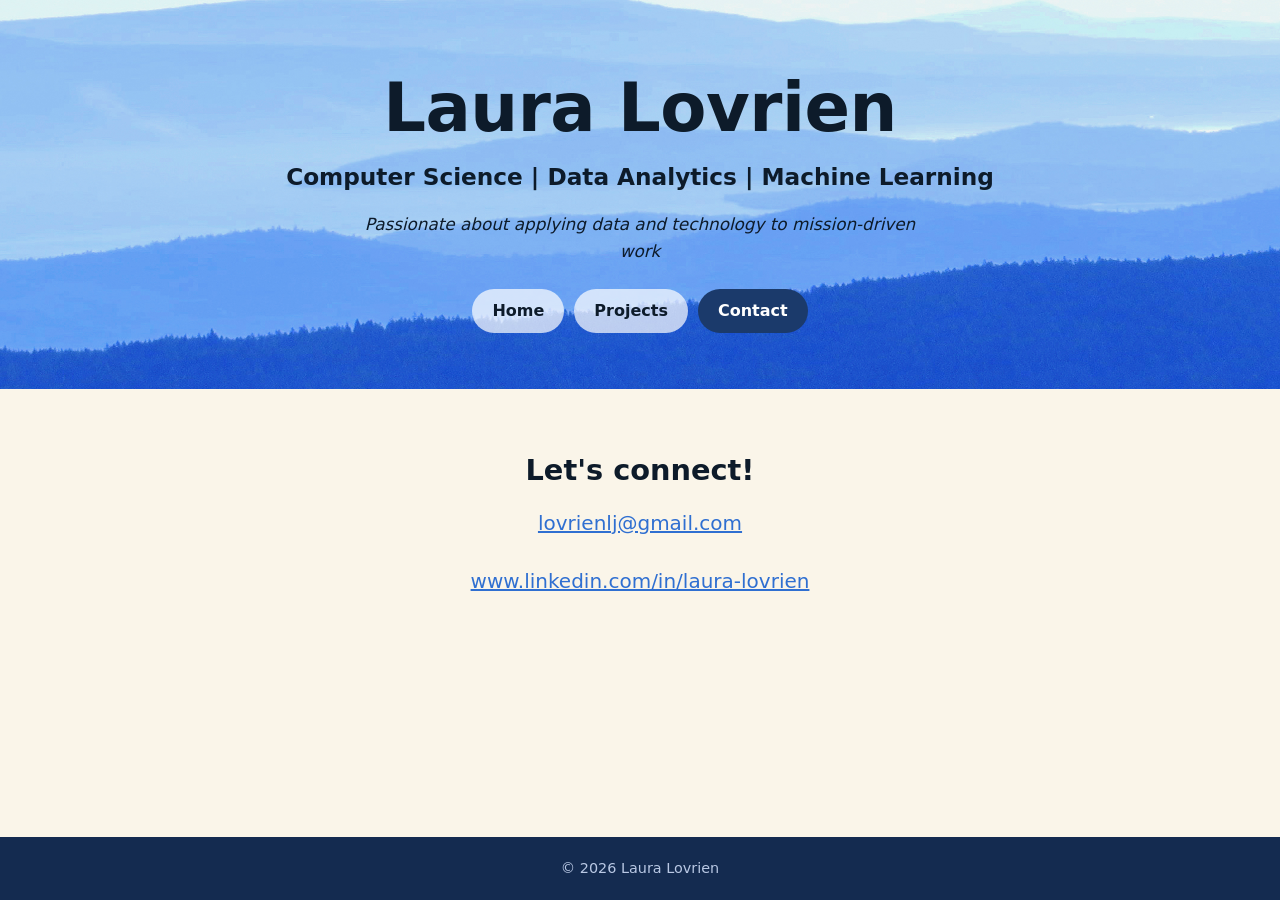
<file: contact.html>
<!DOCTYPE html>
<html lang="en">
<head>
  <meta charset="UTF-8">
  <meta name="viewport" content="width=device-width, initial-scale=1">
  <meta name="theme-color" content="#5b93ee">
  <title>Contact | Laura Lovrien</title>
  <meta name="description" content="Get in touch with Laura Lovrien about data analytics and machine learning roles.">
  <link rel="stylesheet" href="style.css">
</head>
<body>
  <a class="skip-link" href="#main">Skip to content</a>

  <header class="hero">
    <h1>Laura Lovrien</h1>
    <p class="roles">Computer Science | Data Analytics | Machine Learning</p>
    <p class="tagline">Passionate about applying data and technology to mission-driven work</p>

    <nav class="nav" aria-label="Main">
      <a href="index.html">Home</a>
      <a href="projects.html">Projects</a>
      <a href="contact.html" aria-current="page">Contact</a>
    </nav>
  </header>

  <main id="main">
    <section class="contact">
      <div class="wrap">
        <h2>Let's connect!</h2>
        <ul class="contact-list">
          <li><a href="mailto:lovrienlj@gmail.com">lovrienlj@gmail.com</a></li>
          <li><a href="https://www.linkedin.com/in/laura-lovrien" target="_blank" rel="noopener noreferrer">www.linkedin.com/in/laura-lovrien</a></li>
        </ul>
      </div>
    </section>
  </main>

  <footer>&copy; 2026 Laura Lovrien</footer>
</body>
</html>
</file>
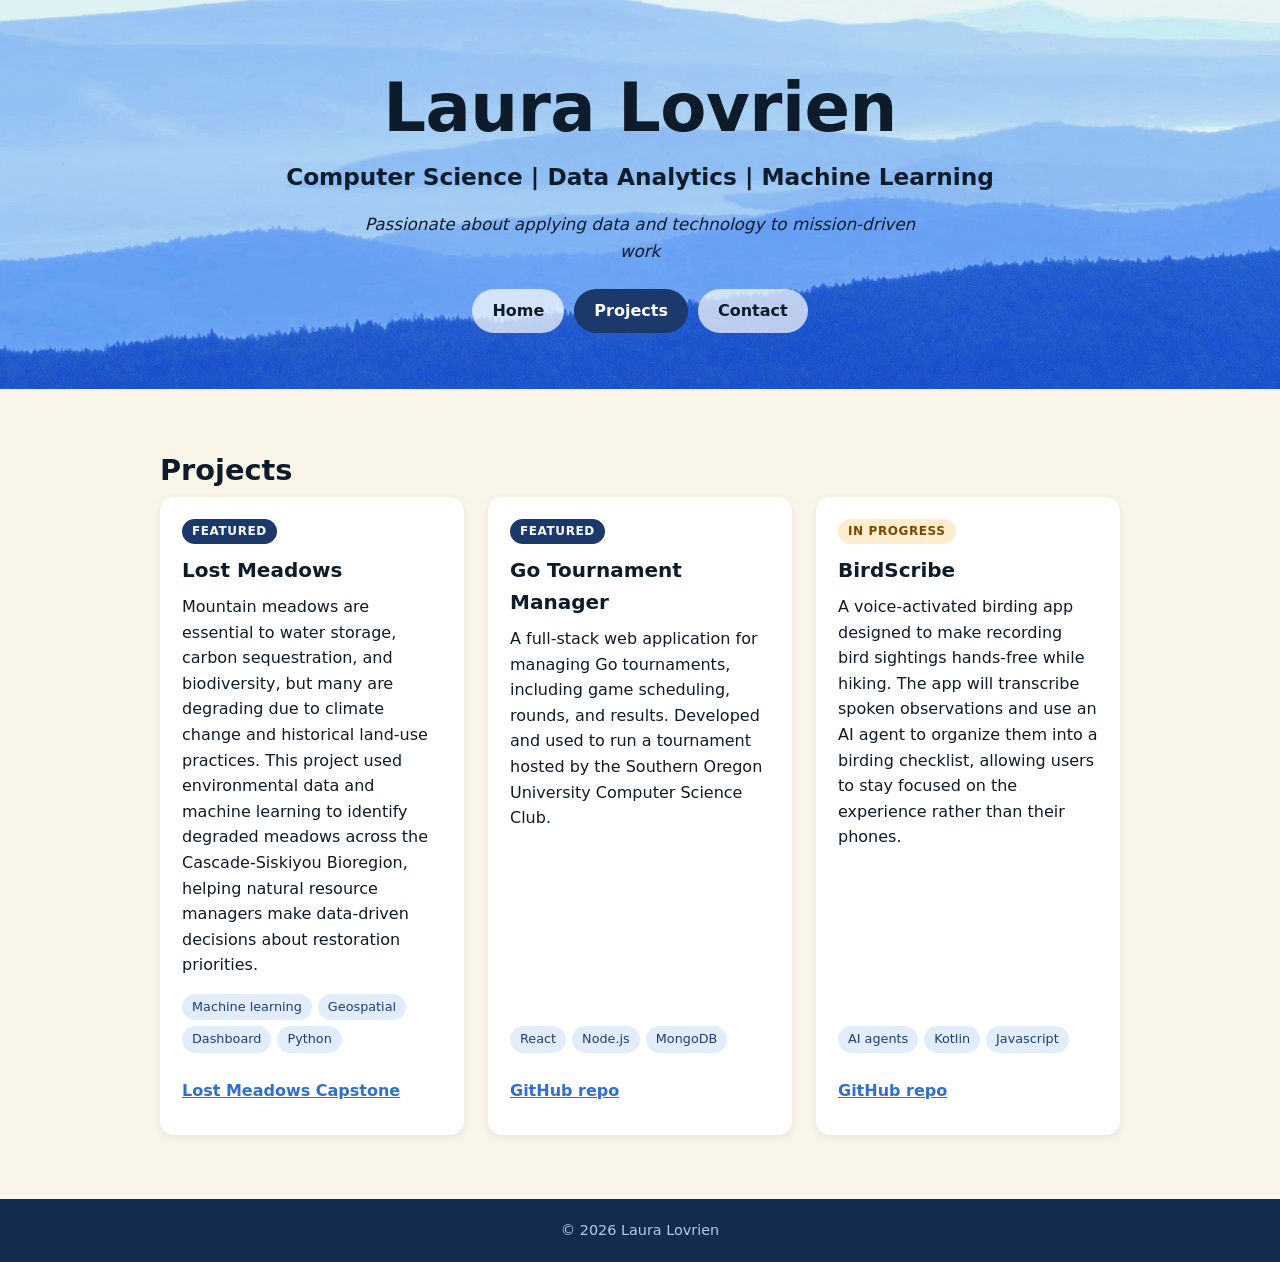
<file: projects.html>
<!DOCTYPE html>
<html lang="en">
<head>
  <meta charset="UTF-8">
  <meta name="viewport" content="width=device-width, initial-scale=1">
  <meta name="theme-color" content="#5b93ee">
  <title>Projects | Laura Lovrien</title>
  <meta name="description" content="Selected projects by Laura Lovrien in geospatial machine learning, full-stack development, and AI.">
  <link rel="stylesheet" href="style.css">
</head>
<body>
  <a class="skip-link" href="#main">Skip to content</a>

  <header class="hero">
    <h1>Laura Lovrien</h1>
    <p class="roles">Computer Science | Data Analytics | Machine Learning</p>
    <p class="tagline">Passionate about applying data and technology to mission-driven work</p>

    <nav class="nav" aria-label="Main">
      <a href="index.html">Home</a>
      <a href="projects.html" aria-current="page">Projects</a>
      <a href="contact.html">Contact</a>
    </nav>
  </header>

  <main id="main">
    <section>
      <div class="wrap">
        <h2>Projects</h2>

        <div class="grid">

          <article class="card">
            <span class="badge featured">Featured</span>
            <h3>Lost Meadows</h3>
            
            <p>
              Mountain meadows are essential to water storage, carbon sequestration, and biodiversity, but many are degrading due to 
              climate change and historical land-use practices. This project used environmental data and machine learning to identify 
              degraded meadows across the Cascade-Siskiyou Bioregion, helping natural resource managers make data-driven decisions 
              about restoration priorities.
            </p>
            
            <ul class="tags">
              <li>Machine learning</li>
              <li>Geospatial</li>
              <li>Dashboard</li>
              <li>Python</li>
            </ul>
            <div class="links">
              <a href="https://raidersoft.github.io/Lost-Meadows/" target="_blank" rel="noopener noreferrer">Lost Meadows Capstone</a>
            </div>
          </article>

          <article class="card">
            <span class="badge featured">Featured</span>
            <h3>Go Tournament Manager</h3>
            <p>
              A full-stack web application for managing Go tournaments, including game scheduling, rounds, and results. 
              Developed and used to run a tournament hosted by the Southern Oregon University Computer Science Club.
            </p>
            <ul class="tags">
              <li>React</li>
              <li>Node.js</li>
              <li>MongoDB</li>
            </ul>
            <div class="links">
              <a href="https://github.com/Laurlov413/go-tournament-manager" target="_blank" rel="noopener noreferrer">GitHub repo</a>
            </div>
          </article>

          <article class="card">
            <span class="badge wip">In progress</span>
            <h3>BirdScribe</h3>
           
            <p>
              A voice-activated birding app designed to make recording bird sightings hands-free while hiking. 
              The app will transcribe spoken observations and use an AI agent to organize them into a birding checklist, 
              allowing users to stay focused on the experience rather than their phones.
            </p>
            <ul class="tags">
              <li>AI agents</li>
              <li>Kotlin</li>
              <li>Javascript</li>
            </ul>
            <div class="links">
              <a href="https://github.com/Laurlov413/bird-scribe" target="_blank" rel="noopener noreferrer">GitHub repo</a>
            </div>
          </article>

        </div>
      </div>
    </section>
  </main>

  <footer>&copy; 2026 Laura Lovrien</footer>
</body>
</html>
</file>
<file: style.css>
/* ==========================================================
   Laura Lovrien portfolio: shared styles for all pages
   Mobile-first: base styles are for phones, wider screens
   get small upgrades in the @media blocks at the bottom.
   ========================================================== */

:root {
  --sky-top: #5b93ee;
  --sky-bottom: #cfe1fb;
  --cream: #faf5e9;            /* page background: change this one line to adjust it */
  --navy: #1b3a6b;
  --navy-dark: #142b50;
  --ink: #0d1b2a;
  --card: #ffffff;
  --accent: #2f6fd1;
  --accent-dark: #1f56ab;
  --muted: #4a5a6a;
}

* { box-sizing: border-box; }

html {
  scroll-behavior: smooth;
  -webkit-text-size-adjust: 100%; /* stops iPhones from resizing text on rotate */
}

body {
  margin: 0;
  font-family: system-ui, -apple-system, "Segoe UI", Roboto, Helvetica, Arial, sans-serif;
  color: var(--ink);
  background: var(--cream);
  line-height: 1.6;
  min-height: 100vh;
  min-height: 100dvh;   /* accounts for the mobile browser address bar */
  display: flex;
  flex-direction: column;
}

main { flex: 1; }

img, svg { max-width: 100%; height: auto; }

a { color: var(--accent); }

/* Lets keyboard users jump past the navigation */
.skip-link {
  position: absolute;
  left: -999px;
  top: 8px;
  background: #fff;
  color: var(--ink);
  padding: 8px 14px;
  border-radius: 8px;
  z-index: 10;
}
.skip-link:focus { left: 8px; }

/* ---------- Header / hero (same on every page) ---------- */
.hero {
  text-align: center;
  padding: 48px 16px 40px;
  /* Photo first; the gradient shows if hero.jpg is missing or still loading */
  background:
    url("hero.jpg") center / cover no-repeat,
    linear-gradient(to bottom, var(--sky-top), var(--sky-bottom));
}

.hero h1 {
  margin: 0;
  font-size: clamp(2.2rem, 9vw, 4.2rem);
  letter-spacing: -0.5px;
  line-height: 1.1;
}

.hero .roles {
  margin: 12px 0 0;
  font-size: clamp(0.95rem, 3.6vw, 1.45rem);
  font-weight: 700;
}

.hero .tagline {
  margin: 16px auto 0;
  max-width: 36rem;
  font-style: italic;
  font-size: 1.05rem;
}

/* ---------- Navigation ---------- */
.nav {
  margin-top: 24px;
  display: flex;
  justify-content: center;
  gap: 10px;
  flex-wrap: wrap;
}

.nav a {
  display: inline-flex;
  align-items: center;
  min-height: 44px;            /* comfortable thumb target */
  padding: 0 20px;
  color: var(--ink);
  background: rgba(255, 255, 255, 0.7);
  text-decoration: none;
  border-radius: 999px;
  font-weight: 600;
}

.nav a:hover,
.nav a:focus-visible {
  background: #fff;
  outline: 2px solid var(--ink);
}

.nav a[aria-current="page"] {
  background: var(--navy);
  color: #fff;
}

/* ---------- Page sections ---------- */
section { padding: 48px 16px; }
.wrap { max-width: 960px; margin: 0 auto; }
h2 { margin: 0 0 8px; font-size: 1.6rem; line-height: 1.25; }
.lead { color: var(--muted); margin: 0 0 28px; }

/* ---------- Buttons ---------- */
.actions { display: flex; flex-wrap: wrap; gap: 12px; margin-top: 24px; }

.button {
  display: inline-flex;
  align-items: center;
  justify-content: center;
  min-height: 48px;
  padding: 0 24px;
  border-radius: 999px;
  background: var(--accent);
  color: #fff;
  font-weight: 700;
  text-decoration: none;
}
.button:hover,
.button:focus-visible { background: var(--accent-dark); }

.button--ghost {
  background: transparent;
  color: var(--accent-dark);
  border: 2px solid var(--accent);
}
.button--ghost:hover,
.button--ghost:focus-visible { background: #e3ecfb; }

/* ---------- About (home page) ---------- */
.about-layout { display: grid; gap: 28px; }
.about-text p { max-width: 42rem; margin-top: 0; }

/* Phones: photos sit in a row under the text */
.about-photos {
  display: grid;
  grid-template-columns: repeat(3, 1fr);
  gap: 10px;
}
.about-photos img {
  display: block;
  width: 100%;
  aspect-ratio: 1;
  object-fit: cover;            /* crops to fit instead of stretching */
  border: 4px solid var(--navy);
  border-radius: 12px;
  background: #e3ecfb;          /* shows while a photo loads */
}

/* Wide screens: text on the left, photos on the right.
   Photos 1 and 2 stack in one column; photo 3 sits beside them, centered. */
@media (min-width: 900px) {
  #about .wrap { max-width: 1100px; }

  .about-layout {
    grid-template-columns: minmax(0, 1fr) 400px;
    gap: 40px;
    align-items: start;          /* photo tops line up with the heading */
  }

  .about-photos {
    grid-template-columns: 1fr 1fr;
    gap: 16px;
  }
  .about-photos img { aspect-ratio: 4 / 5; }

  .about-photos img:nth-child(1) { grid-column: 1; grid-row: 1; align-self: start; }
  .about-photos img:nth-child(2) { grid-column: 1; grid-row: 2; align-self: start; }
  .about-photos img:nth-child(3) {
    grid-column: 2;
    grid-row: 1 / span 2;        /* spans both rows so it can center against the stack */
    align-self: center;
    aspect-ratio: 2 / 3;
  }
}

/* ---------- Projects page ---------- */
.grid {
  display: grid;
  /* min(...) keeps cards from overflowing very narrow phones */
  grid-template-columns: repeat(auto-fit, minmax(min(260px, 100%), 1fr));
  gap: 20px;
}

.card {
  background: var(--card);
  border-radius: 14px;
  padding: 22px;
  box-shadow: 0 2px 10px rgba(13, 27, 42, 0.08);
  display: flex;
  flex-direction: column;
}
.card h3 { margin: 0 0 8px; font-size: 1.25rem; }
.card p { margin: 0 0 16px; flex: 1; }

.tags {
  display: flex;
  flex-wrap: wrap;
  gap: 6px;
  margin: 0 0 16px;
  padding: 0;
  list-style: none;
}
.tags li {
  font-size: 0.8rem;
  background: #e3ecfb;
  color: #1d3f78;
  padding: 3px 10px;
  border-radius: 999px;
}

.badge {
  display: inline-block;
  align-self: flex-start;
  font-size: 0.75rem;
  font-weight: 700;
  text-transform: uppercase;
  letter-spacing: 0.05em;
  padding: 3px 10px;
  border-radius: 999px;
  margin-bottom: 10px;
}
.badge.featured { background: var(--navy); color: #fff; }
.badge.wip { background: #fdeccd; color: #7a4a00; }

.links { display: flex; gap: 16px; flex-wrap: wrap; font-weight: 600; }
.links a { display: inline-flex; align-items: center; min-height: 44px; }

/* ---------- Contact page ---------- */
.contact { text-align: center; }

.contact-list {
  list-style: none;
  margin: 0;
  padding: 0;
  display: grid;
  gap: 6px;
  font-size: 1.1rem;
}
.contact-list a {
  display: inline-block;
  padding: 10px 0;
  overflow-wrap: anywhere;   /* long addresses wrap instead of scrolling sideways */
}

/* ---------- Footer ---------- */
footer {
  background: var(--navy-dark);
  color: #b9c8e4;
  text-align: center;
  padding: 20px 16px;
  font-size: 0.9rem;
}

/* ---------- Larger screens ---------- */
@media (min-width: 700px) {
  .hero { padding: 72px 20px 56px; }
  section { padding: 64px 20px; }
  h2 { font-size: 1.8rem; }
  .grid { gap: 24px; }
  .contact-list { font-size: 1.25rem; }
}

@media (prefers-reduced-motion: reduce) {
  html { scroll-behavior: auto; }
}

/* ---------- Photo viewer (tap a photo to enlarge) ---------- */
.about-photos img { cursor: zoom-in; }

#photo-viewer {
  width: 100%;
  height: 100%;
  max-width: none;
  max-height: none;
  margin: 0;
  padding: 16px;
  border: 0;
  background: transparent;
  align-items: center;
  justify-content: center;
}
#photo-viewer[open] { display: flex; }
#photo-viewer::backdrop { background: rgba(10, 20, 40, 0.92); }

#photo-viewer img {
  width: auto;
  height: auto;
  max-width: 100%;
  max-height: calc(100vh - 32px);
  max-height: calc(100dvh - 32px);   /* accounts for phone browser toolbars */
  object-fit: contain;               /* shows the whole photo, no cropping */
  border-radius: 8px;
}

.viewer-close {
  position: fixed;
  top: 12px;
  right: 12px;
  width: 44px;
  height: 44px;
  border: 0;
  border-radius: 50%;
  background: rgba(255, 255, 255, 0.9);
  color: var(--ink);
  font-size: 1.8rem;
  line-height: 1;
  cursor: pointer;
}

body:has(#photo-viewer[open]) { overflow: hidden; }  /* page doesn't scroll behind it */
</file>
